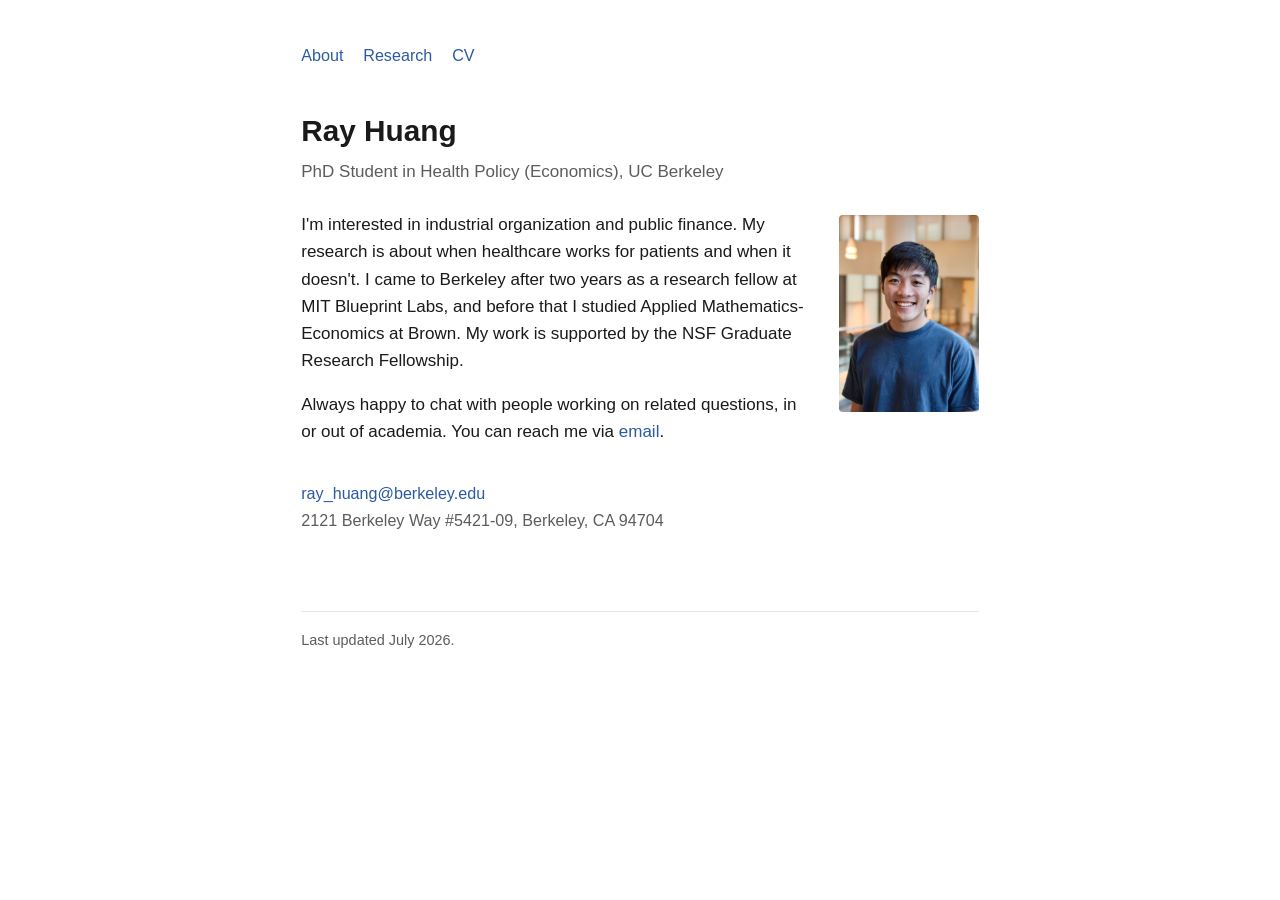
<file: index.html>
<!DOCTYPE html>
<html lang="en">
<head>
  <meta charset="utf-8">
  <meta name="viewport" content="width=device-width, initial-scale=1">
  <title>Ray Huang</title>
  <meta name="description" content="Ray Huang, PhD student in health policy (economics) at UC Berkeley.">
  <link rel="stylesheet" href="style.css">
</head>
<body>
  <div class="container">

    <nav class="site-nav">
      <a href="index.html">About</a>
      <a href="research.html">Research</a>
      <a href="assets/cv.pdf">CV</a>
    </nav>

    <header>
      <h1>Ray Huang</h1>
      <p class="subhead">PhD Student in Health Policy (Economics), UC Berkeley</p>
    </header>

    <main>
      <img class="headshot" src="assets/headshot.jpg?v=2" alt="Photo of Ray Huang">

      <p>
        I'm interested in industrial organization and public finance. My research is
        about when healthcare works for patients and when it doesn't. I came to Berkeley
        after two years as a research fellow at MIT Blueprint Labs, and before that I
        studied Applied Mathematics-Economics at Brown. My work is supported by the
        NSF Graduate Research Fellowship.
      </p>

      <p>
        Always happy to chat with people working on related questions, in or out of
        academia. You can reach me via <a href="mailto:ray_huang@berkeley.edu">email</a>.
      </p>

      <p class="contact">
        <a href="mailto:ray_huang@berkeley.edu">ray_huang@berkeley.edu</a><br>
        2121 Berkeley Way #5421-09, Berkeley, CA 94704
      </p>
    </main>

    <footer>
      Last updated July 2026.
    </footer>

  </div>
</body>
</html>
</file>
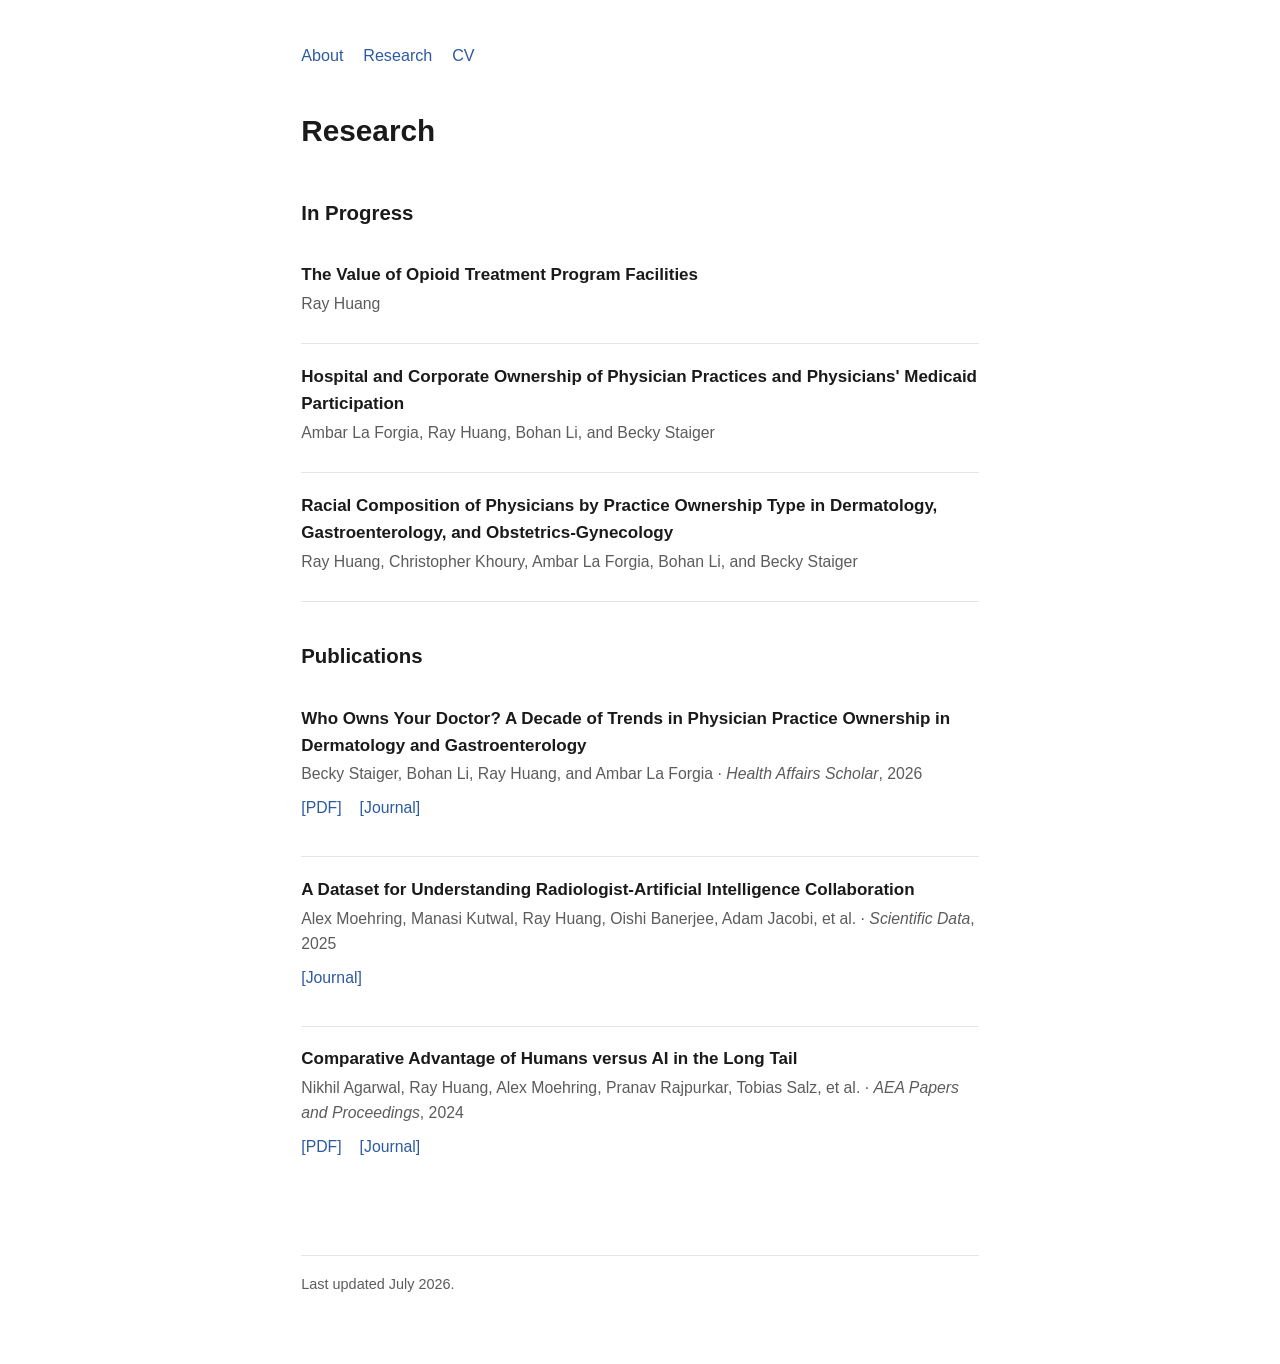
<file: research.html>
<!DOCTYPE html>
<html lang="en">
<head>
  <meta charset="utf-8">
  <meta name="viewport" content="width=device-width, initial-scale=1">
  <title>Research · Ray Huang</title>
  <meta name="description" content="Research papers by Ray Huang.">
  <link rel="stylesheet" href="style.css">
</head>
<body>
  <div class="container">

    <nav class="site-nav">
      <a href="index.html">About</a>
      <a href="research.html">Research</a>
      <a href="assets/cv.pdf">CV</a>
    </nav>

    <header>
      <h1>Research</h1>
    </header>

    <main>

      <h2>In Progress</h2>

      <article class="paper">
        <p class="title">The Value of Opioid Treatment Program Facilities</p>
        <p class="meta">Ray Huang</p>
      </article>

      <article class="paper">
        <p class="title">Hospital and Corporate Ownership of Physician Practices and Physicians' Medicaid Participation</p>
        <p class="meta">Ambar La Forgia, Ray Huang, Bohan Li, and Becky Staiger</p>
      </article>

      <article class="paper">
        <p class="title">Racial Composition of Physicians by Practice Ownership Type in Dermatology, Gastroenterology, and Obstetrics-Gynecology</p>
        <p class="meta">Ray Huang, Christopher Khoury, Ambar La Forgia, Bohan Li, and Becky Staiger</p>
      </article>

      <h2>Publications</h2>

      <article class="paper">
        <p class="title">Who Owns Your Doctor? A Decade of Trends in Physician Practice Ownership in Dermatology and Gastroenterology</p>
        <p class="meta">
          Becky Staiger, Bohan Li, Ray Huang, and Ambar La Forgia
          &middot; <em>Health Affairs Scholar</em>, 2026
        </p>
        <p class="links">
          <a href="assets/papers/who_owns_has.pdf">[PDF]</a>
          <a href="https://doi.org/10.1093/haschl/qxag178">[Journal]</a>
        </p>
      </article>

      <article class="paper">
        <p class="title">A Dataset for Understanding Radiologist-Artificial Intelligence Collaboration</p>
        <p class="meta">
          Alex Moehring, Manasi Kutwal, Ray Huang, Oishi Banerjee, Adam Jacobi, et al.
          &middot; <em>Scientific Data</em>, 2025
        </p>
        <p class="links">
          <a href="https://www.nature.com/articles/s41597-025-05054-0">[Journal]</a>
        </p>
      </article>

      <article class="paper">
        <p class="title">Comparative Advantage of Humans versus AI in the Long Tail</p>
        <p class="meta">
          Nikhil Agarwal, Ray Huang, Alex Moehring, Pranav Rajpurkar, Tobias Salz, et al.
          &middot; <em>AEA Papers and Proceedings</em>, 2024
        </p>
        <p class="links">
          <a href="assets/papers/longtail_manuscript.pdf">[PDF]</a>
          <a href="https://www.aeaweb.org/articles?id=10.1257/pandp.20241071">[Journal]</a>
        </p>
      </article>

      <!--
        To add another paper, copy an <article class="paper"> block above and edit.
        Drop PDFs into assets/papers/ and update the href.
      -->

    </main>

    <footer>
      Last updated July 2026.
    </footer>

  </div>
</body>
</html>
</file>
<file: style.css>
:root {
  --text: #1a1a1a;
  --muted: #5c5c5c;
  --link: #2c5aa0;
  --link-hover: #1a3d75;
  --rule: #e5e5e5;
  --bg: #ffffff;
}

* { box-sizing: border-box; }

html, body {
  margin: 0;
  padding: 0;
  background: var(--bg);
  color: var(--text);
  font-family: -apple-system, BlinkMacSystemFont, "Segoe UI", Roboto,
               "Helvetica Neue", Arial, sans-serif;
  font-size: 17px;
  line-height: 1.6;
  -webkit-font-smoothing: antialiased;
}

.container {
  max-width: 720px;
  margin: 0 auto;
  padding: 2.5rem 1.25rem 4rem;
}

nav.site-nav {
  font-size: 0.95rem;
  margin-bottom: 2.25rem;
  color: var(--muted);
}

nav.site-nav a {
  margin-right: 0.9rem;
}

nav.site-nav a:last-child { margin-right: 0; }

a {
  color: var(--link);
  text-decoration: none;
}

a:hover { color: var(--link-hover); text-decoration: underline; }

h1 {
  font-size: 1.75rem;
  margin: 0 0 0.25rem;
  font-weight: 600;
}

h2 {
  font-size: 1.2rem;
  margin: 2.25rem 0 0.75rem;
  font-weight: 600;
}

.subhead {
  color: var(--muted);
  margin: 0 0 1.5rem;
}

.headshot {
  float: right;
  width: 140px;
  height: auto;
  margin: 0.25rem 0 1rem 1.5rem;
  border-radius: 4px;
}

main { overflow: hidden; }

main p { margin: 0 0 1rem; }

p.contact {
  margin-top: 2rem;
  color: var(--muted);
  font-size: 0.95rem;
  line-height: 1.7;
}

.paper {
  padding: 1.1rem 0;
  border-bottom: 1px solid var(--rule);
}

.paper:last-child { border-bottom: none; }

.paper .title {
  font-weight: 600;
  margin: 0 0 0.15rem;
}

.paper .meta {
  color: var(--muted);
  font-size: 0.93rem;
  margin: 0 0 0.5rem;
}

.paper .hook {
  font-style: italic;
  color: var(--muted);
  margin: 0.25rem 0 0.5rem;
}

.paper .abstract {
  font-size: 0.97rem;
  margin: 0.5rem 0;
}

.paper .links {
  font-size: 0.93rem;
  margin-top: 0.4rem;
}

.paper .links a { margin-right: 0.8rem; }

footer {
  margin-top: 3.5rem;
  padding-top: 1rem;
  border-top: 1px solid var(--rule);
  color: var(--muted);
  font-size: 0.85rem;
}

@media (max-width: 560px) {
  .container { padding: 1.75rem 1rem 3rem; }
  .headshot {
    float: none;
    display: block;
    width: 130px;
    margin: 0 0 1rem;
  }
  h1 { font-size: 1.5rem; }
}
</file>
